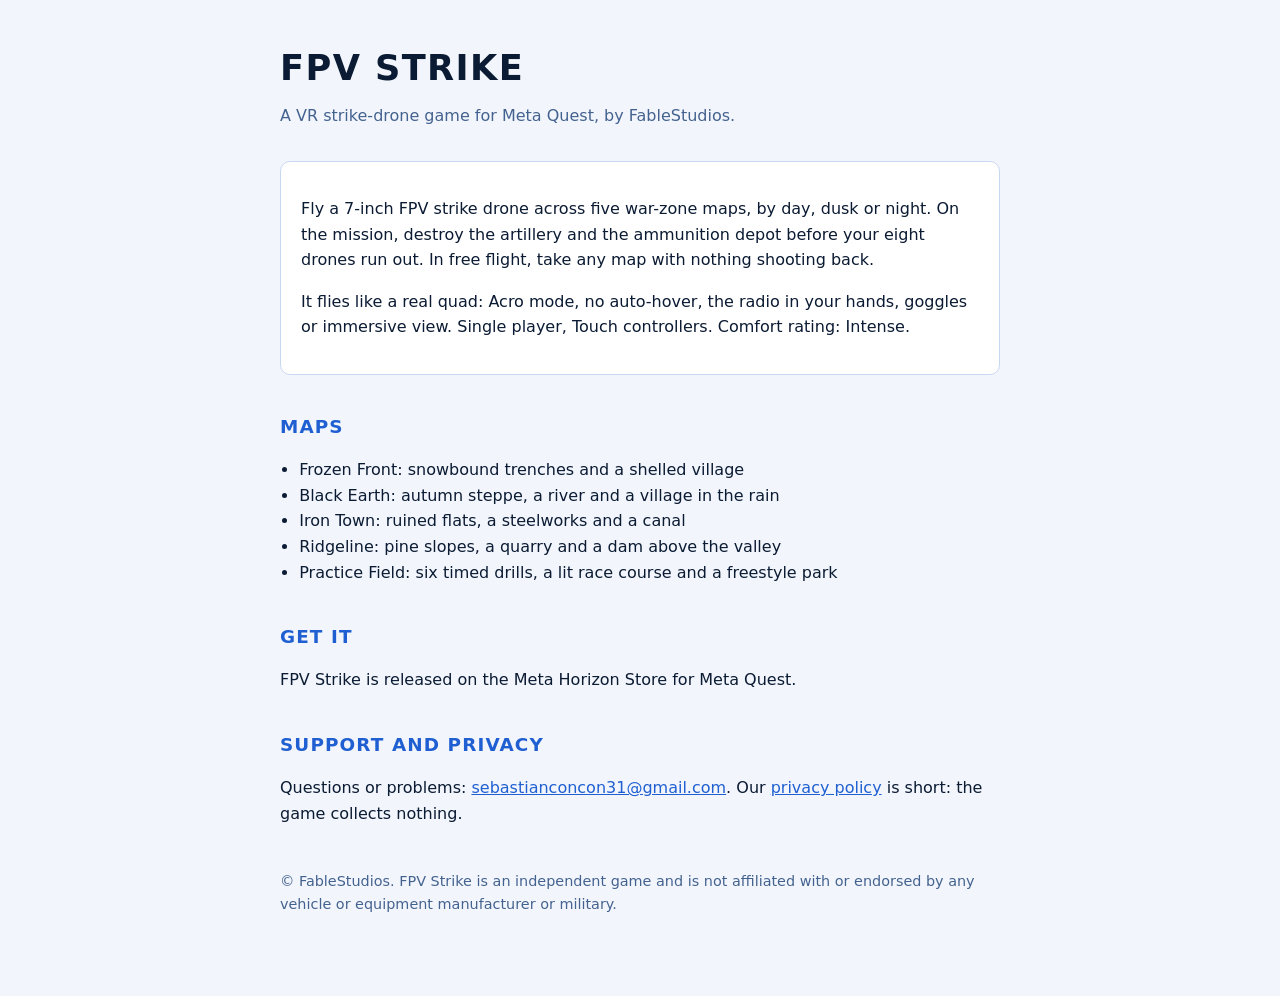
<file: index.html>
<!doctype html>
<html lang="en"><head><meta charset="utf-8"><meta name="viewport" content="width=device-width,initial-scale=1">
<title>FPV Strike</title><link rel="stylesheet" href="style.css"></head>
<body><main>
<h1>FPV STRIKE</h1>
<p class="tag">A VR strike-drone game for Meta Quest, by FableStudios.</p>
<div class="card">
<p>Fly a 7-inch FPV strike drone across five war-zone maps, by day, dusk or night. On the mission, destroy the artillery and the ammunition depot before your eight drones run out. In free flight, take any map with nothing shooting back.</p>
<p>It flies like a real quad: Acro mode, no auto-hover, the radio in your hands, goggles or immersive view. Single player, Touch controllers. Comfort rating: Intense.</p>
</div>
<h2>Maps</h2>
<ul><li>Frozen Front: snowbound trenches and a shelled village</li><li>Black Earth: autumn steppe, a river and a village in the rain</li><li>Iron Town: ruined flats, a steelworks and a canal</li><li>Ridgeline: pine slopes, a quarry and a dam above the valley</li><li>Practice Field: six timed drills, a lit race course and a freestyle park</li></ul>
<h2>Get it</h2>
<p>FPV Strike is released on the Meta Horizon Store for Meta Quest.</p>
<h2>Support and privacy</h2>
<p>Questions or problems: <a href="mailto:sebastianconcon31@gmail.com">sebastianconcon31@gmail.com</a>. Our <a href="privacy.html">privacy policy</a> is short: the game collects nothing.</p>
<footer>&copy; FableStudios. FPV Strike is an independent game and is not affiliated with or endorsed by any vehicle or equipment manufacturer or military.</footer>
</main></body></html>
</file>
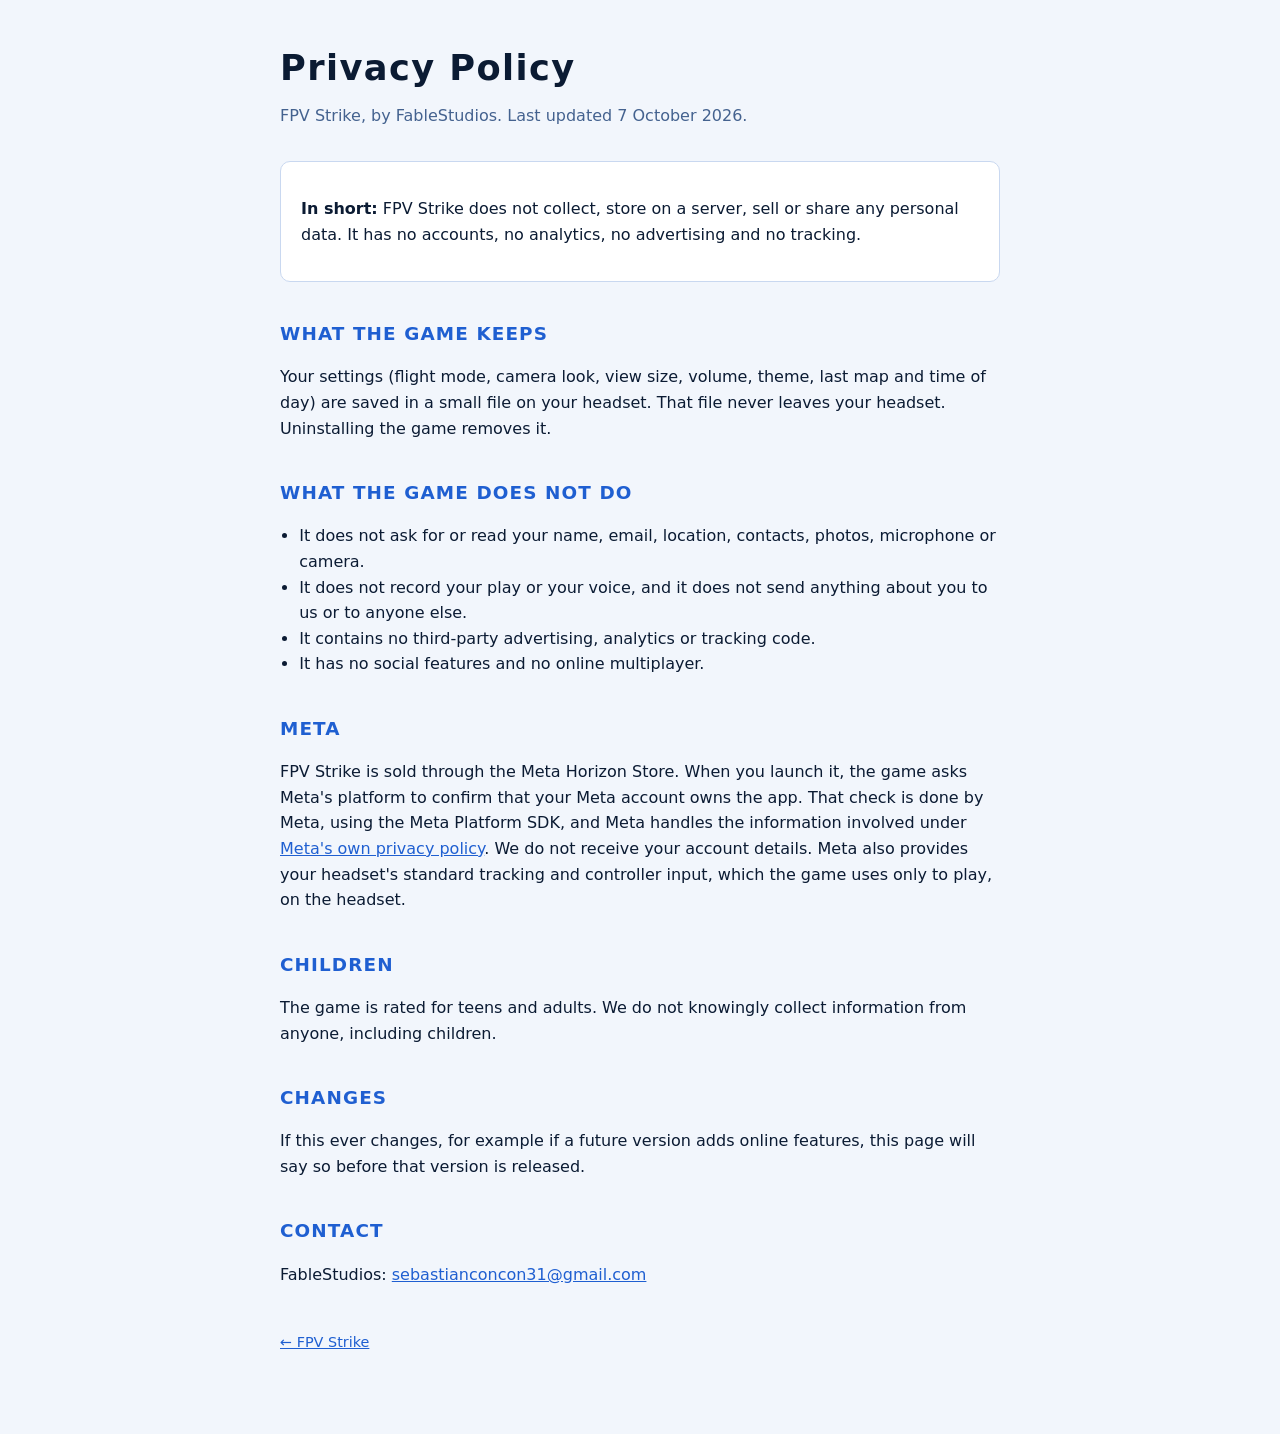
<file: privacy.html>
<!doctype html>
<html lang="en"><head><meta charset="utf-8"><meta name="viewport" content="width=device-width,initial-scale=1">
<title>FPV Strike: Privacy Policy</title><link rel="stylesheet" href="style.css"></head>
<body><main>
<h1>Privacy Policy</h1>
<p class="tag">FPV Strike, by FableStudios. Last updated 7 October 2026.</p>
<div class="card"><p><strong>In short:</strong> FPV Strike does not collect, store on a server, sell or share any personal data. It has no accounts, no analytics, no advertising and no tracking.</p></div>

<h2>What the game keeps</h2>
<p>Your settings (flight mode, camera look, view size, volume, theme, last map and time of day) are saved in a small file on your headset. That file never leaves your headset. Uninstalling the game removes it.</p>

<h2>What the game does not do</h2>
<ul>
<li>It does not ask for or read your name, email, location, contacts, photos, microphone or camera.</li>
<li>It does not record your play or your voice, and it does not send anything about you to us or to anyone else.</li>
<li>It contains no third-party advertising, analytics or tracking code.</li>
<li>It has no social features and no online multiplayer.</li>
</ul>

<h2>Meta</h2>
<p>FPV Strike is sold through the Meta Horizon Store. When you launch it, the game asks Meta's platform to confirm that your Meta account owns the app. That check is done by Meta, using the Meta Platform SDK, and Meta handles the information involved under <a href="https://www.meta.com/legal/privacy-policy/">Meta's own privacy policy</a>. We do not receive your account details. Meta also provides your headset's standard tracking and controller input, which the game uses only to play, on the headset.</p>

<h2>Children</h2>
<p>The game is rated for teens and adults. We do not knowingly collect information from anyone, including children.</p>

<h2>Changes</h2>
<p>If this ever changes, for example if a future version adds online features, this page will say so before that version is released.</p>

<h2>Contact</h2>
<p>FableStudios: <a href="mailto:sebastianconcon31@gmail.com">sebastianconcon31@gmail.com</a></p>
<footer><a href="index.html">&larr; FPV Strike</a></footer>
</main></body></html>
</file>
<file: style.css>
:root{--bg:#04070d;--panel:#0a1322;--line:#1b3358;--accent:#3d8bff;--text:#dbe8ff;--mute:#8fb3e0}
@media (prefers-color-scheme: light){:root{--bg:#f2f6fc;--panel:#fff;--line:#c9d8f0;--accent:#1f5fd1;--text:#0b1b33;--mute:#44628f}}
*{box-sizing:border-box}body{margin:0;background:var(--bg);color:var(--text);font:16px/1.6 system-ui,Segoe UI,Roboto,sans-serif}
main{max-width:760px;margin:0 auto;padding:40px 20px 80px}
h1{font-size:2.2rem;letter-spacing:.04em;margin:0 0 .2em}h2{margin-top:2em;color:var(--accent);font-size:1.15rem;letter-spacing:.06em;text-transform:uppercase}
.tag{color:var(--mute);margin:0 0 2em}.card{background:var(--panel);border:1px solid var(--line);border-radius:10px;padding:18px 20px;margin:16px 0}
a{color:var(--accent)}ul{padding-left:1.2em}footer{margin-top:3em;color:var(--mute);font-size:.9rem}
</file>
